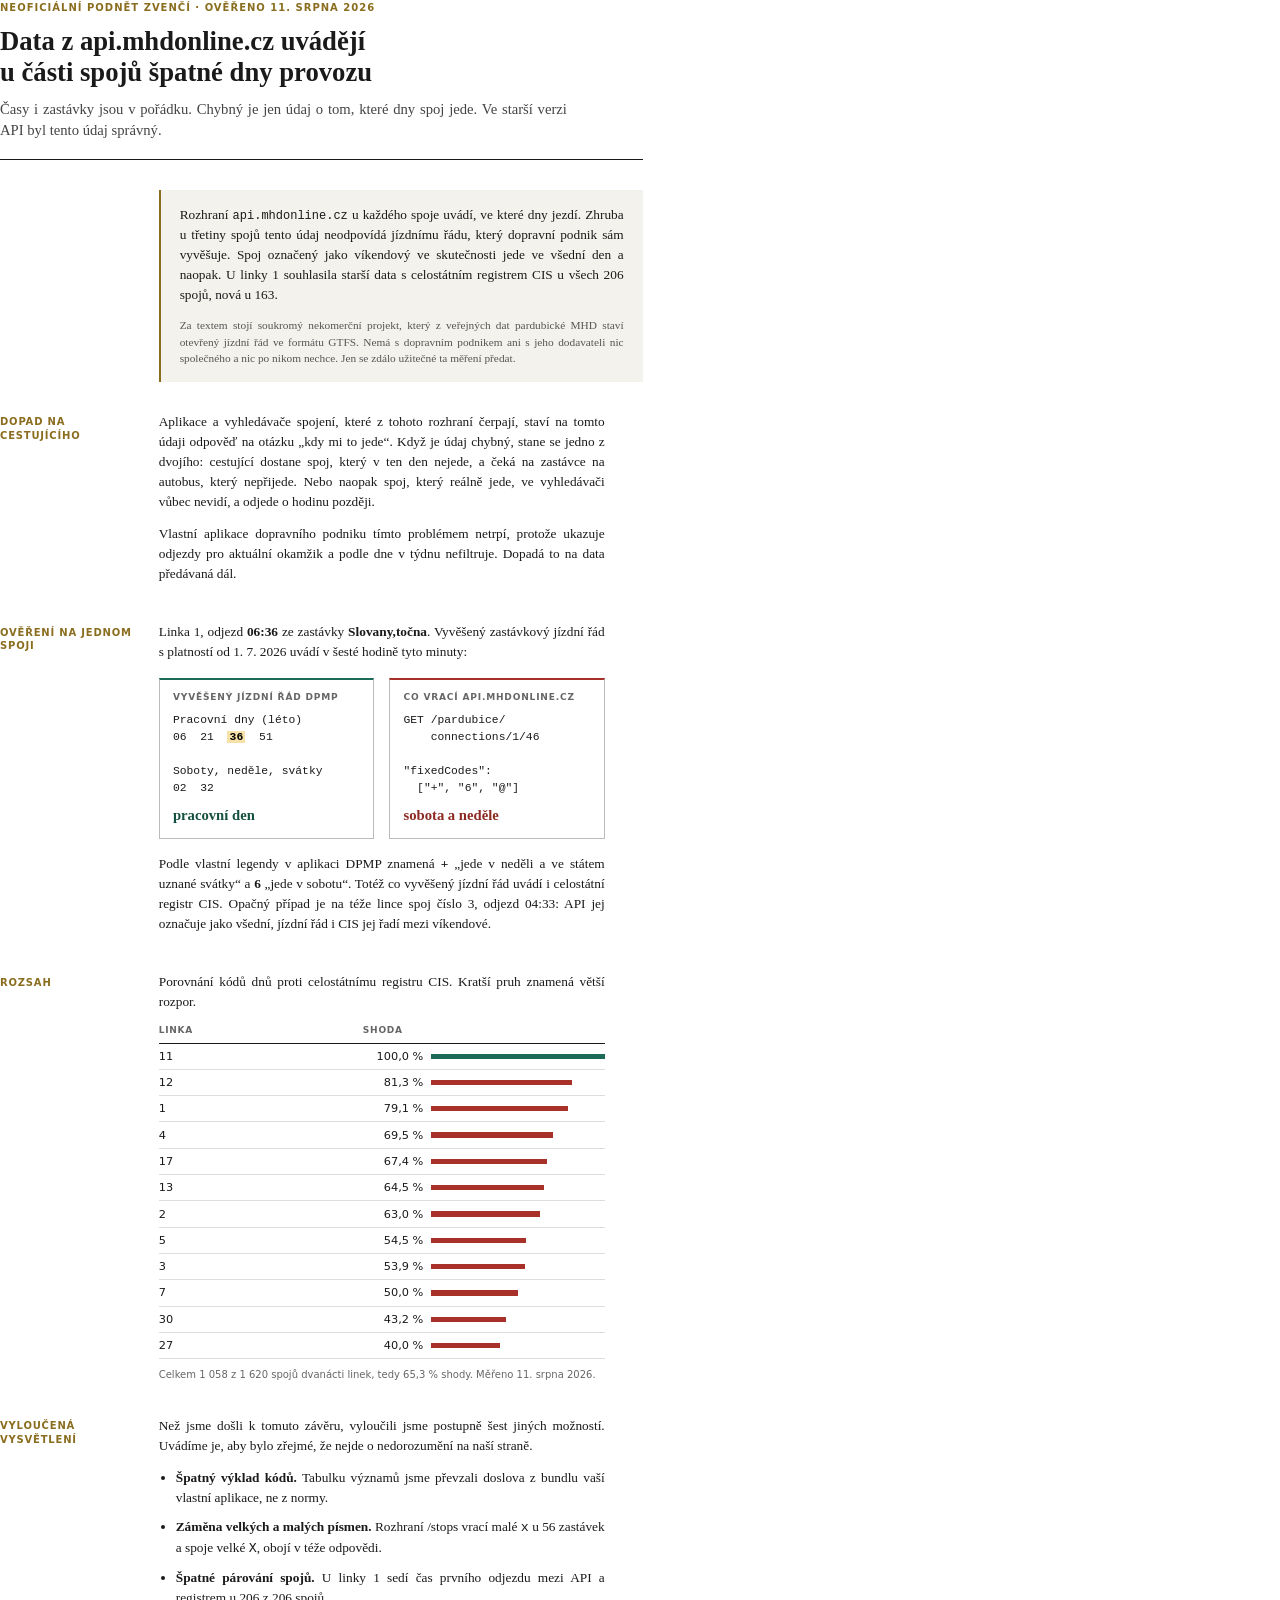
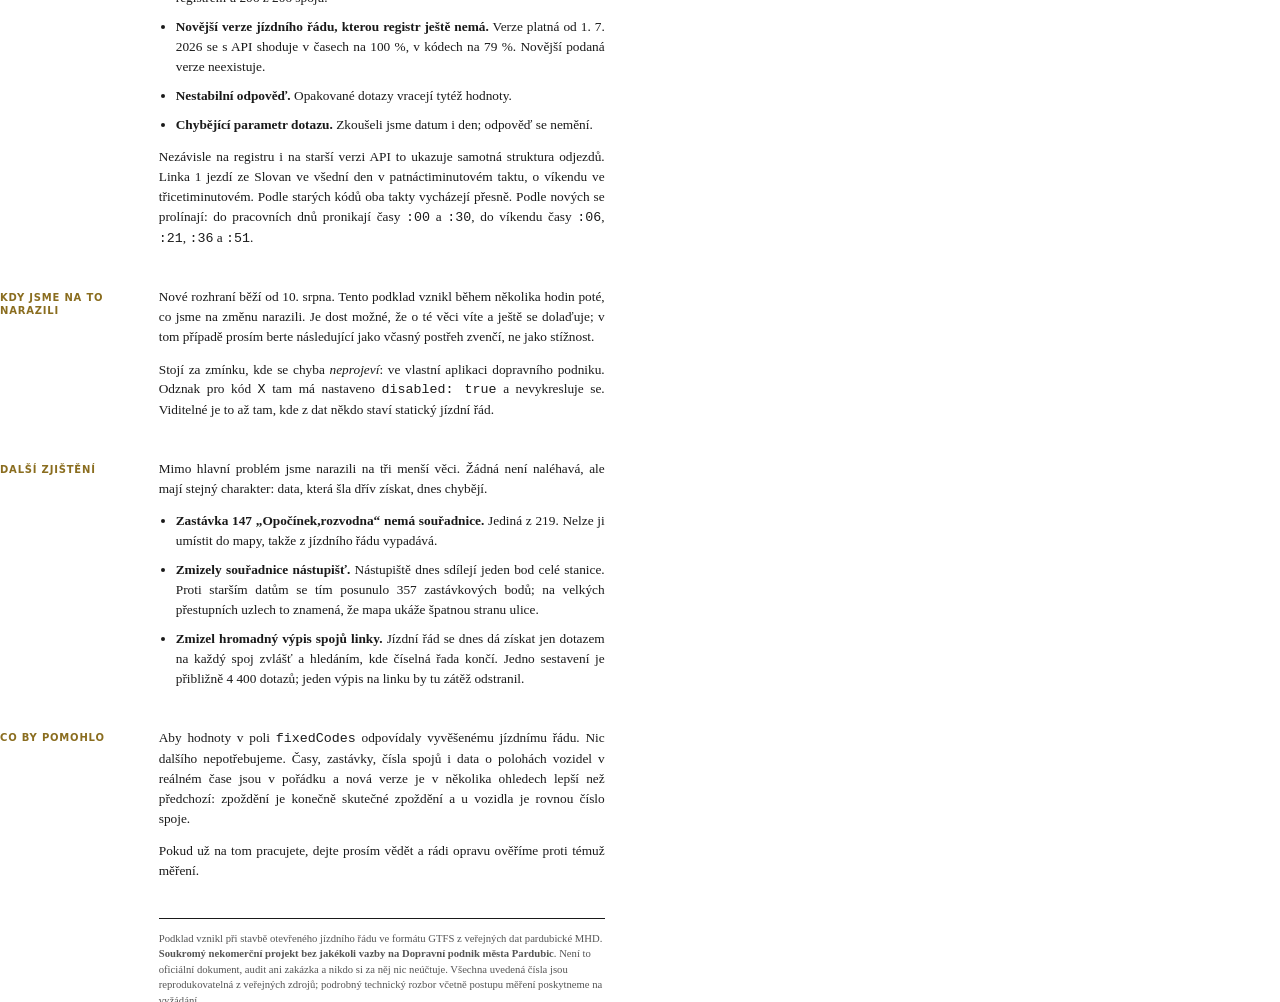
<file: docs/dpmp-dny-provozu.html>
<!doctype html>
<html lang="cs">
<head>
<meta charset="utf-8">
<title>Dny provozu v datech z api.mhdonline.cz</title>
<style>
  /* Tiskovina, ne webová stránka. Sazební obrazec je posunutý doprava,
     nadpisy a popisky visí do levého okraje -- klasické uspořádání zprávy,
     které drží řádek na čitelné délce a zároveň využije místo. */
  @page {
    size: A4;
    margin: 24mm 20mm 22mm 20mm;
    @bottom-right { content: counter(page); }
  }

  html { -webkit-print-color-adjust: exact; print-color-adjust: exact; }

  body {
    margin: 0;
    font-family: Georgia, "Iowan Old Style", "Times New Roman", serif;
    font-size: 10pt;
    line-height: 1.5;
    color: #1a1a1a;
    background: #fff;
    counter-reset: page;
  }

  /* --- sazební obrazec ------------------------------------------------- */
  .doc { max-width: 170mm; }
  section { margin-left: 42mm; max-width: 118mm; }
  section > h2 {
    margin-left: -42mm;
    width: 38mm;
    float: left;
    font-family: system-ui, -apple-system, "Segoe UI", sans-serif;
    font-size: 7.5pt;
    font-weight: 700;
    letter-spacing: 0.08em;
    text-transform: uppercase;
    line-height: 1.35;
    color: #8a6d1f;
    margin-top: 0.35em;
  }
  section { clear: both; padding-top: 7mm; }
  section:first-of-type { padding-top: 0; }

  p { margin: 0 0 3.2mm; text-align: justify; hyphens: auto; }
  p + p { text-indent: 0; }
  strong { font-weight: 700; }

  /* --- záhlaví ---------------------------------------------------------- */
  header {
    border-bottom: 1.2pt solid #1a1a1a;
    padding-bottom: 5mm;
    margin-bottom: 8mm;
  }
  .kicker {
    font-family: system-ui, sans-serif;
    font-size: 7.5pt;
    letter-spacing: 0.1em;
    text-transform: uppercase;
    color: #8a6d1f;
    font-weight: 700;
    margin: 0 0 3mm;
  }
  h1 {
    font-size: 20pt;
    line-height: 1.15;
    font-weight: 700;
    margin: 0 0 3mm;
    max-width: 150mm;
    text-wrap: balance;
  }
  .standfirst {
    font-size: 11pt;
    line-height: 1.4;
    color: #444;
    margin: 0;
    max-width: 150mm;
  }

  /* --- shrnutí ---------------------------------------------------------- */
  .summary {
    margin: 0 0 8mm 42mm;
    max-width: 118mm;
    padding: 4mm 5mm;
    background: #f4f2ec;
    border-left: 2pt solid #8a6d1f;
  }
  .summary p:last-child { margin-bottom: 0; }
  .summary .who { font-size: 8.5pt; color: #555; line-height: 1.45; }

  /* --- důkaz vedle sebe -------------------------------------------------- */
  .evidence {
    display: grid;
    grid-template-columns: 1fr 1fr;
    gap: 4mm;
    margin: 4mm 0 4mm;
    break-inside: avoid;
  }
  .evidence div { padding: 3mm 3.5mm; border: 0.5pt solid #bbb; }
  .evidence .lbl {
    font-family: system-ui, sans-serif;
    font-size: 6.8pt;
    letter-spacing: 0.09em;
    text-transform: uppercase;
    color: #666;
    margin: 0 0 2mm;
    font-weight: 700;
  }
  .evidence .mono {
    font-family: "SF Mono", Menlo, Consolas, monospace;
    font-size: 8.5pt;
    line-height: 1.5;
    margin: 0 0 2mm;
    font-variant-numeric: tabular-nums;
  }
  .evidence .verdict { font-size: 11pt; font-weight: 700; margin: 0; }
  .ok { border-top: 2pt solid #1c6b58 !important; }
  .ok .verdict { color: #14503f; }
  .bad { border-top: 2pt solid #a8322a !important; }
  .bad .verdict { color: #8c2a22; }
  mark { background: #f6e2a8; padding: 0 0.6mm; font-weight: 700; }

  /* --- tabulka ---------------------------------------------------------- */
  table {
    border-collapse: collapse;
    width: 100%;
    font-family: system-ui, sans-serif;
    font-size: 8.5pt;
    font-variant-numeric: tabular-nums;
    margin: 3mm 0 2mm;
    break-inside: avoid;
  }
  th {
    text-align: left;
    font-size: 6.8pt;
    letter-spacing: 0.08em;
    text-transform: uppercase;
    color: #666;
    border-bottom: 0.8pt solid #1a1a1a;
    padding: 0 2mm 1.2mm 0;
    font-weight: 700;
  }
  td { padding: 1.1mm 2mm 1.1mm 0; border-bottom: 0.4pt solid #ddd; }
  td.n { text-align: right; width: 16mm; }
  td.b { width: 46mm; padding-right: 0; }
  .bar { display: block; height: 4pt; background: #a8322a; }
  tr.full .bar { background: #1c6b58; }
  caption {
    caption-side: bottom;
    text-align: left;
    font-family: system-ui, sans-serif;
    font-size: 7.5pt;
    color: #666;
    padding-top: 2mm;
  }

  /* --- výčty ------------------------------------------------------------ */
  ul { margin: 0 0 3.2mm; padding-left: 4.5mm; }
  li { margin-bottom: 1.4mm; text-align: justify; }
  ul.tight li { margin-bottom: 2.4mm; }
  ul.tight b { font-weight: 700; }

  .note {
    font-size: 8.5pt;
    line-height: 1.45;
    color: #444;
    border-top: 0.5pt solid #ccc;
    padding-top: 3mm;
    margin-top: 6mm;
  }

  footer {
    margin: 10mm 0 0 42mm;
    max-width: 118mm;
    border-top: 1.2pt solid #1a1a1a;
    padding-top: 3mm;
    font-size: 8pt;
    line-height: 1.45;
    color: #555;
  }

  h2, .evidence, table { break-after: avoid; }
</style>
</head>
<body>
<div class="doc">

<header>
  <p class="kicker">Neoficiální podnět zvenčí &middot; ověřeno 11. srpna 2026</p>
  <h1>Data z api.mhdonline.cz uvádějí u části spojů špatné dny provozu</h1>
  <p class="standfirst">Časy i zastávky jsou v pořádku. Chybný je jen údaj o tom, které dny spoj jede. Ve starší verzi API byl tento údaj správný.</p>
</header>

<div class="summary">
  <p>Rozhraní <span style="font-family:Menlo,monospace;font-size:9pt">api.mhdonline.cz</span> u každého spoje uvádí, ve které dny jezdí. Zhruba u třetiny spojů tento údaj neodpovídá jízdnímu řádu, který dopravní podnik sám vyvěšuje. Spoj označený jako víkendový ve skutečnosti jede ve všední den a naopak. U linky 1 souhlasila starší data s celostátním registrem CIS u všech 206 spojů, nová u 163.</p>
  <p class="who">Za textem stojí soukromý nekomerční projekt, který z veřejných dat pardubické MHD staví otevřený jízdní řád ve formátu GTFS. Nemá s dopravním podnikem ani s jeho dodavateli nic společného a nic po nikom nechce. Jen se zdálo užitečné ta měření předat.</p>
</div>

<section>
  <h2>Dopad na cestujícího</h2>
  <p>Aplikace a vyhledávače spojení, které z tohoto rozhraní čerpají, staví na tomto údaji odpověď na otázku „kdy mi to jede“. Když je údaj chybný, stane se jedno z dvojího: cestující dostane spoj, který v ten den nejede, a čeká na zastávce na autobus, který nepřijede. Nebo naopak spoj, který reálně jede, ve vyhledávači vůbec nevidí, a odjede o hodinu později.</p>
  <p>Vlastní aplikace dopravního podniku tímto problémem netrpí, protože ukazuje odjezdy pro aktuální okamžik a podle dne v týdnu nefiltruje. Dopadá to na data předávaná dál.</p>
</section>

<section>
  <h2>Ověření na jednom spoji</h2>
  <p>Linka 1, odjezd <strong>06:36</strong> ze zastávky <strong>Slovany,točna</strong>. Vyvěšený zastávkový jízdní řád s platností od 1. 7. 2026 uvádí v šesté hodině tyto minuty:</p>
  <div class="evidence">
    <div class="ok">
      <p class="lbl">Vyvěšený jízdní řád DPMP</p>
      <p class="mono">Pracovní dny (léto)<br>06 &nbsp;21 &nbsp;<mark>36</mark> &nbsp;51<br><br>Soboty, neděle, svátky<br>02 &nbsp;32</p>
      <p class="verdict">pracovní den</p>
    </div>
    <div class="bad">
      <p class="lbl">Co vrací api.mhdonline.cz</p>
      <p class="mono">GET /pardubice/<br>&nbsp;&nbsp;&nbsp;&nbsp;connections/1/46<br><br>"fixedCodes":<br>&nbsp;&nbsp;["+", "6", "@"]</p>
      <p class="verdict">sobota a neděle</p>
    </div>
  </div>
  <p>Podle vlastní legendy v aplikaci DPMP znamená <strong>+</strong> „jede v neděli a ve státem uznané svátky“ a <strong>6</strong> „jede v sobotu“. Totéž co vyvěšený jízdní řád uvádí i celostátní registr CIS. Opačný případ je na téže lince spoj číslo 3, odjezd 04:33: API jej označuje jako všední, jízdní řád i CIS jej řadí mezi víkendové.</p>
</section>

<section>
  <h2>Rozsah</h2>
  <p>Porovnání kódů dnů proti celostátnímu registru CIS. Kratší pruh znamená větší rozpor.</p>
  <table>
    <caption>Celkem 1 058 z 1 620 spojů dvanácti linek, tedy 65,3 % shody. Měřeno 11. srpna 2026.</caption>
    <thead><tr><th>Linka</th><th>Shoda</th><th></th></tr></thead>
    <tbody>
      <tr class="full"><td>11</td><td class="n">100,0 %</td><td class="b"><span class="bar" style="width:100%"></span></td></tr>
      <tr><td>12</td><td class="n">81,3 %</td><td class="b"><span class="bar" style="width:81%"></span></td></tr>
      <tr><td>1</td><td class="n">79,1 %</td><td class="b"><span class="bar" style="width:79%"></span></td></tr>
      <tr><td>4</td><td class="n">69,5 %</td><td class="b"><span class="bar" style="width:70%"></span></td></tr>
      <tr><td>17</td><td class="n">67,4 %</td><td class="b"><span class="bar" style="width:67%"></span></td></tr>
      <tr><td>13</td><td class="n">64,5 %</td><td class="b"><span class="bar" style="width:65%"></span></td></tr>
      <tr><td>2</td><td class="n">63,0 %</td><td class="b"><span class="bar" style="width:63%"></span></td></tr>
      <tr><td>5</td><td class="n">54,5 %</td><td class="b"><span class="bar" style="width:55%"></span></td></tr>
      <tr><td>3</td><td class="n">53,9 %</td><td class="b"><span class="bar" style="width:54%"></span></td></tr>
      <tr><td>7</td><td class="n">50,0 %</td><td class="b"><span class="bar" style="width:50%"></span></td></tr>
      <tr><td>30</td><td class="n">43,2 %</td><td class="b"><span class="bar" style="width:43%"></span></td></tr>
      <tr><td>27</td><td class="n">40,0 %</td><td class="b"><span class="bar" style="width:40%"></span></td></tr>
    </tbody>
  </table>
</section>

<section>
  <h2>Vyloučená vysvětlení</h2>
  <p>Než jsme došli k tomuto závěru, vyloučili jsme postupně šest jiných možností. Uvádíme je, aby bylo zřejmé, že nejde o nedorozumění na naší straně.</p>
  <ul class="tight">
    <li><b>Špatný výklad kódů.</b> Tabulku významů jsme převzali doslova z bundlu vaší vlastní aplikace, ne z normy.</li>
    <li><b>Záměna velkých a malých písmen.</b> Rozhraní /stops vrací malé <span style="font-family:Menlo,monospace">x</span> u 56 zastávek a spoje velké <span style="font-family:Menlo,monospace">X</span>, obojí v téže odpovědi.</li>
    <li><b>Špatné párování spojů.</b> U linky 1 sedí čas prvního odjezdu mezi API a registrem u 206 z 206 spojů.</li>
    <li><b>Novější verze jízdního řádu, kterou registr ještě nemá.</b> Verze platná od 1. 7. 2026 se s API shoduje v časech na 100 %, v kódech na 79 %. Novější podaná verze neexistuje.</li>
    <li><b>Nestabilní odpověď.</b> Opakované dotazy vracejí tytéž hodnoty.</li>
    <li><b>Chybějící parametr dotazu.</b> Zkoušeli jsme datum i den; odpověď se nemění.</li>
  </ul>
  <p>Nezávisle na registru i na starší verzi API to ukazuje samotná struktura odjezdů. Linka 1 jezdí ze Slovan ve všední den v patnáctiminutovém taktu, o víkendu ve třicetiminutovém. Podle starých kódů oba takty vycházejí přesně. Podle nových se prolínají: do pracovních dnů pronikají časy <span style="font-family:Menlo,monospace">:00</span> a <span style="font-family:Menlo,monospace">:30</span>, do víkendu časy <span style="font-family:Menlo,monospace">:06</span>, <span style="font-family:Menlo,monospace">:21</span>, <span style="font-family:Menlo,monospace">:36</span> a <span style="font-family:Menlo,monospace">:51</span>.</p>
</section>

<section>
  <h2>Kdy jsme na to narazili</h2>
  <p>Nové rozhraní běží od 10. srpna. Tento podklad vznikl během několika hodin poté, co jsme na změnu narazili. Je dost možné, že o té věci víte a ještě se dolaďuje; v tom případě prosím berte následující jako včasný postřeh zvenčí, ne jako stížnost.</p>
  <p>Stojí za zmínku, kde se chyba <em>neprojeví</em>: ve vlastní aplikaci dopravního podniku. Odznak pro kód <span style="font-family:Menlo,monospace">X</span> tam má nastaveno <span style="font-family:Menlo,monospace">disabled: true</span> a nevykresluje se. Viditelné je to až tam, kde z dat někdo staví statický jízdní řád.</p>
</section>

<section>
  <h2>Další zjištění</h2>
  <p>Mimo hlavní problém jsme narazili na tři menší věci. Žádná není naléhavá, ale mají stejný charakter: data, která šla dřív získat, dnes chybějí.</p>
  <ul class="tight">
    <li><b>Zastávka 147 „Opočínek,rozvodna“ nemá souřadnice.</b> Jediná z 219. Nelze ji umístit do mapy, takže z jízdního řádu vypadává.</li>
    <li><b>Zmizely souřadnice nástupišť.</b> Nástupiště dnes sdílejí jeden bod celé stanice. Proti starším datům se tím posunulo 357 zastávkových bodů; na velkých přestupních uzlech to znamená, že mapa ukáže špatnou stranu ulice.</li>
    <li><b>Zmizel hromadný výpis spojů linky.</b> Jízdní řád se dnes dá získat jen dotazem na každý spoj zvlášť a hledáním, kde číselná řada končí. Jedno sestavení je přibližně 4 400 dotazů; jeden výpis na linku by tu zátěž odstranil.</li>
  </ul>
</section>

<section>
  <h2>Co by pomohlo</h2>
  <p>Aby hodnoty v poli <span style="font-family:Menlo,monospace">fixedCodes</span> odpovídaly vyvěšenému jízdnímu řádu. Nic dalšího nepotřebujeme. Časy, zastávky, čísla spojů i data o polohách vozidel v reálném čase jsou v pořádku a nová verze je v několika ohledech lepší než předchozí: zpoždění je konečně skutečné zpoždění a u vozidla je rovnou číslo spoje.</p>
  <p>Pokud už na tom pracujete, dejte prosím vědět a rádi opravu ověříme proti témuž měření.</p>
</section>

<footer>
  Podklad vznikl při stavbě otevřeného jízdního řádu ve formátu GTFS z veřejných dat pardubické MHD. <strong>Soukromý nekomerční projekt bez jakékoli vazby na Dopravní podnik města Pardubic</strong>. Není to oficiální dokument, audit ani zakázka a nikdo si za něj nic neúčtuje. Všechna uvedená čísla jsou reprodukovatelná z veřejných zdrojů; podrobný technický rozbor včetně postupu měření poskytneme na vyžádání.
</footer>

</div>
</body>
</html>
</file>
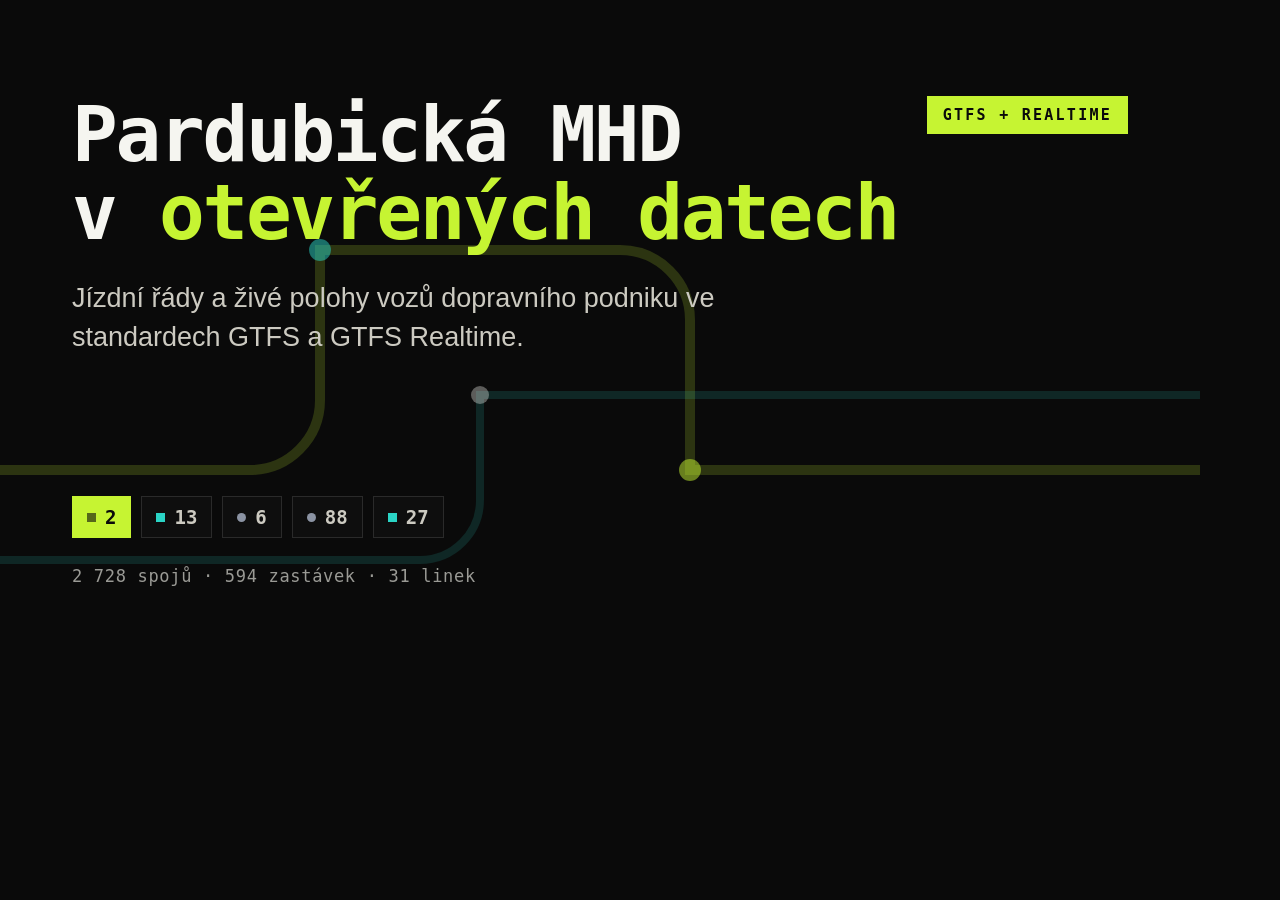
<file: docs/og-template.html>
<!doctype html>
<html lang="cs">
<head>
<meta charset="utf-8">
<style>
  @font-face {
    font-family: "Geist"; font-weight: 100 900;
    src: url("http://localhost:8086/static/fonts/geist-latin-wght-normal.woff2") format("woff2");
  }
  @font-face {
    font-family: "Geist"; font-weight: 100 900;
    src: url("http://localhost:8086/static/fonts/geist-latin-ext-wght-normal.woff2") format("woff2");
    unicode-range: U+0100-024F;
  }
  @font-face {
    font-family: "JetBrains Mono"; font-weight: 700;
    src: url("http://localhost:8086/static/fonts/jetbrains-mono-latin-700-normal.woff2") format("woff2");
  }
  @font-face {
    font-family: "JetBrains Mono"; font-weight: 700;
    src: url("http://localhost:8086/static/fonts/jetbrains-mono-latin-ext-700-normal.woff2") format("woff2");
    unicode-range: U+0100-024F;
  }
  * { margin: 0; padding: 0; box-sizing: border-box; }
  body {
    width: 1200px; height: 630px; background: #0a0a0a; color: #f5f5f0;
    font-family: "Geist", sans-serif; position: relative; overflow: hidden;
  }
  .route {
    position: absolute; inset: 0;
    /* A stylised route line running behind the text, echoing the favicon. */
  }
  .content { position: absolute; left: 72px; top: 96px; right: 72px; }
  h1 {
    font-family: "JetBrains Mono", monospace; font-weight: 700;
    font-size: 76px; line-height: 1.02; letter-spacing: -0.03em; color: #f5f5f0;
  }
  h1 em { font-style: normal; color: #c6f432; }
  p { font-size: 27px; line-height: 1.45; color: #cccac1; margin-top: 28px; max-width: 720px; }
  .chips { position: absolute; left: 72px; bottom: 92px; display: flex; gap: 10px; }
  .chip {
    font-family: "JetBrains Mono", monospace; font-weight: 700; font-size: 19px;
    padding: 9px 14px; border: 1px solid #2a2a2a; background: #0e0e0e; color: #cccac1;
    display: flex; align-items: center; gap: 9px;
  }
  .chip i { width: 9px; height: 9px; display: block; }
  .chip.t i { background: #2ad4c5; }
  .chip.b i { background: #8b93a3; border-radius: 50%; }
  .chip.on { background: #c6f432; border-color: #c6f432; color: #0a0a0a; }
  .chip.on i { background: rgba(10,10,10,.6); }
  .foot {
    position: absolute; left: 72px; bottom: 44px;
    font-family: "JetBrains Mono", monospace; font-size: 17px;
    color: #9a9a95; letter-spacing: .04em;
  }
  .badge {
    position: absolute; right: 72px; top: 96px;
    font-family: "JetBrains Mono", monospace; font-weight: 700; font-size: 15px;
    letter-spacing: .15em; text-transform: uppercase;
    color: #0a0a0a; background: #c6f432; padding: 10px 16px;
  }
</style>
</head>
<body>
<svg class="route" viewBox="0 0 1200 630" xmlns="http://www.w3.org/2000/svg">
  <path d="M-40 470 H250 A70 70 0 0 0 320 400 V250 H620 A70 70 0 0 1 690 320 V470 H1240"
        fill="none" stroke="#c6f432" stroke-width="10" opacity=".18"/>
  <path d="M-40 560 H420 A60 60 0 0 0 480 500 V395 H1240"
        fill="none" stroke="#2ad4c5" stroke-width="8" opacity=".14"/>
  <circle cx="320" cy="250" r="11" fill="#2ad4c5" opacity=".5"/>
  <circle cx="690" cy="470" r="11" fill="#c6f432" opacity=".5"/>
  <circle cx="480" cy="395" r="9" fill="#f5f5f0" opacity=".35"/>
</svg>

<div class="badge">GTFS + Realtime</div>

<div class="content">
  <h1>Pardubická MHD<br>v <em>otevřených datech</em></h1>
  <p>Jízdní řády a živé polohy vozů dopravního podniku ve standardech GTFS a GTFS&nbsp;Realtime.</p>
</div>

<div class="chips">
  <div class="chip on"><i></i>2</div>
  <div class="chip t"><i></i>13</div>
  <div class="chip b"><i></i>6</div>
  <div class="chip b"><i></i>88</div>
  <div class="chip t"><i></i>27</div>
</div>

<div class="foot">2 728 spojů · 594 zastávek · 31 linek</div>
</body>
</html>
</file>
